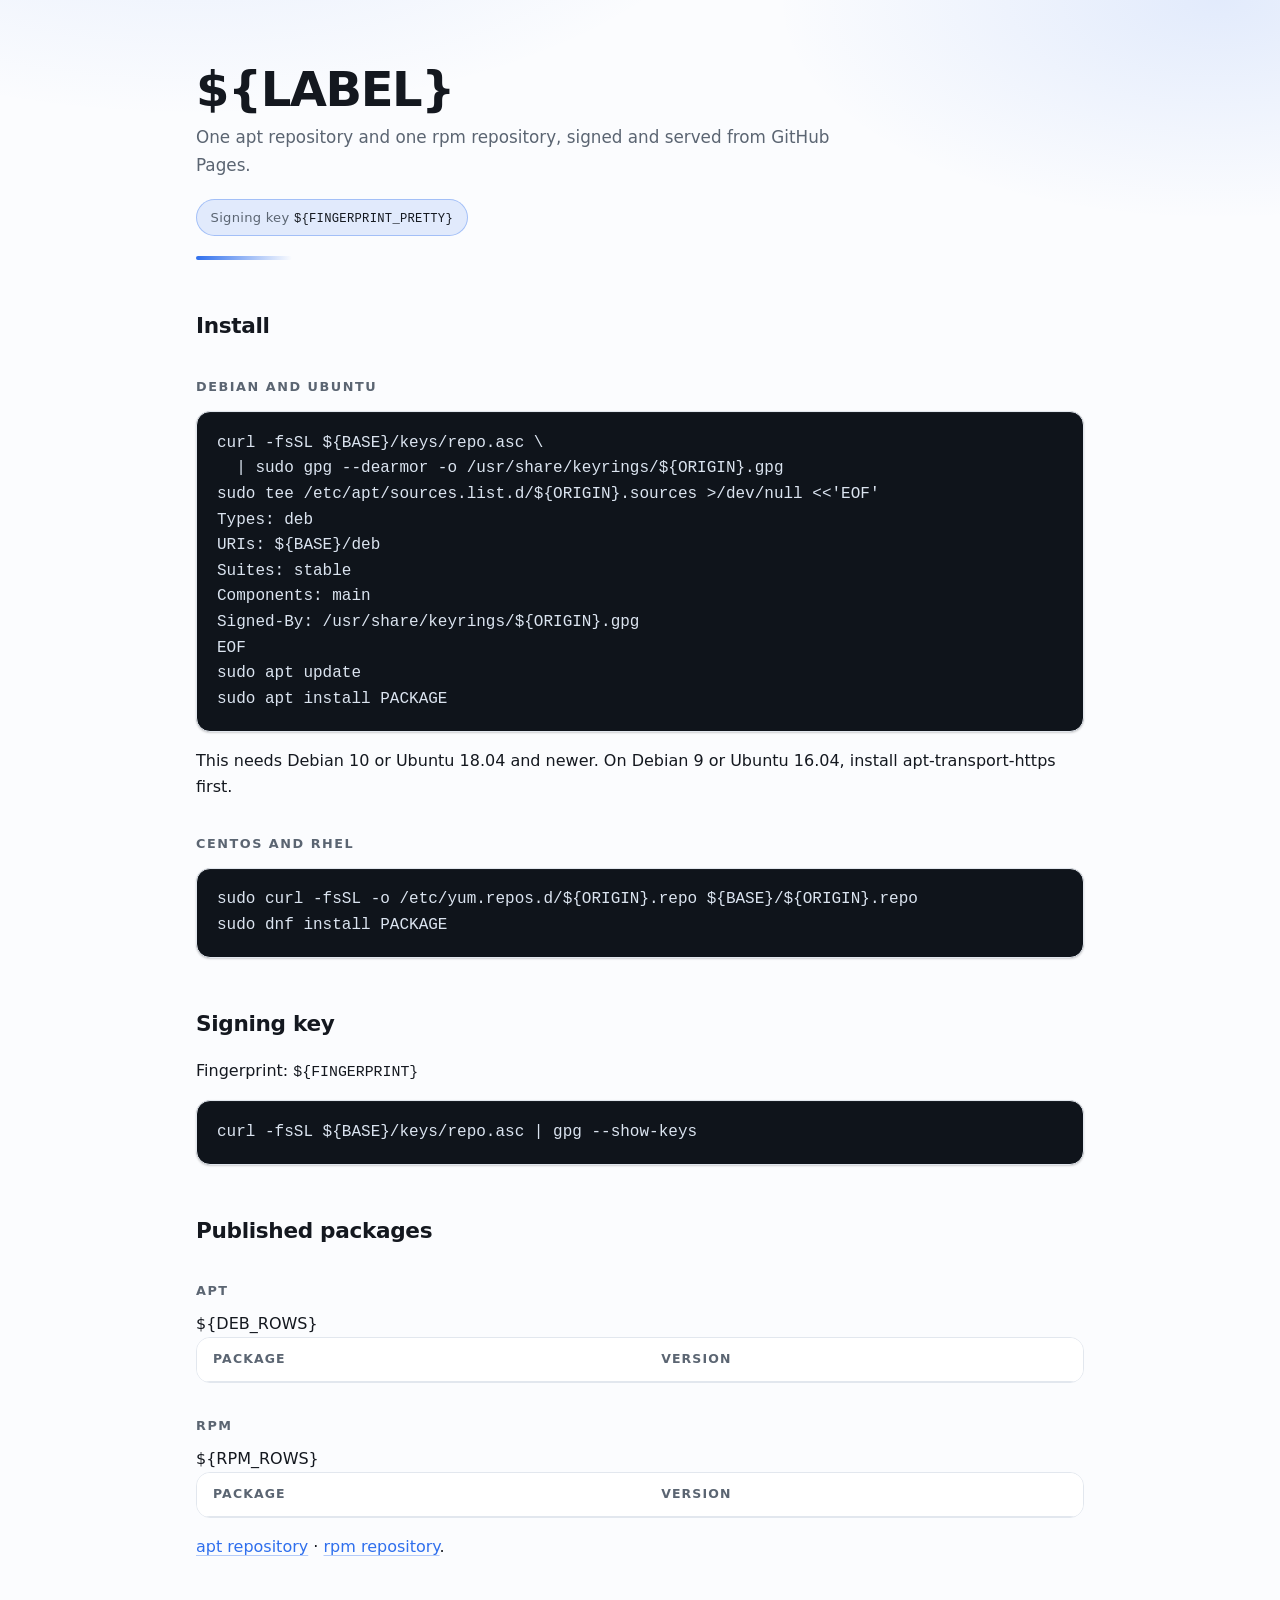
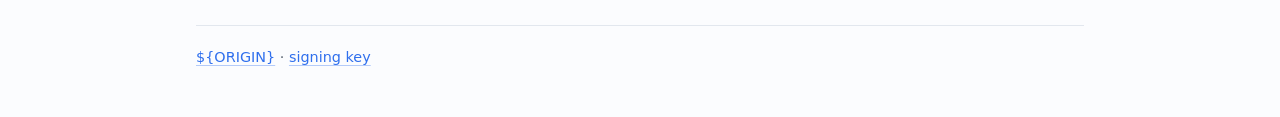
<file: templates/index.html>
<!doctype html>
<html lang="en">
<head>
<meta charset="utf-8">
<meta name="viewport" content="width=device-width, initial-scale=1">
<link rel="stylesheet" href="style.css?v=${CSS_VERSION}">
<title>${LABEL}</title>
</head>
<body>
<main>
<header class="hero">
<h1>${LABEL}</h1>
<p class="tagline">One apt repository and one rpm repository, signed and served from GitHub Pages.</p>
<p class="key-pill">Signing key <code>${FINGERPRINT_PRETTY}</code></p>
</header>

<h2>Install</h2>

<h3>Debian and Ubuntu</h3>
<pre>
curl -fsSL ${BASE}/keys/repo.asc \
  | sudo gpg --dearmor -o /usr/share/keyrings/${ORIGIN}.gpg
sudo tee /etc/apt/sources.list.d/${ORIGIN}.sources &gt;/dev/null &lt;&lt;'EOF'
Types: deb
URIs: ${BASE}/deb
Suites: stable
Components: main
Signed-By: /usr/share/keyrings/${ORIGIN}.gpg
EOF
sudo apt update
sudo apt install PACKAGE
</pre>
<p>This needs Debian 10 or Ubuntu 18.04 and newer. On Debian 9 or Ubuntu 16.04, install apt-transport-https first.</p>

<h3>CentOS and RHEL</h3>
<pre>
sudo curl -fsSL -o /etc/yum.repos.d/${ORIGIN}.repo ${BASE}/${ORIGIN}.repo
sudo dnf install PACKAGE
</pre>

<h2>Signing key</h2>
<p>Fingerprint: <code>${FINGERPRINT}</code></p>
<pre>
curl -fsSL ${BASE}/keys/repo.asc | gpg --show-keys
</pre>

<h2>Published packages</h2>

<h3>apt</h3>
<table>
<thead><tr><th>Package</th><th>Version</th></tr></thead>
<tbody>
${DEB_ROWS}</tbody>
</table>

<h3>rpm</h3>
<table>
<thead><tr><th>Package</th><th>Version</th></tr></thead>
<tbody>
${RPM_ROWS}</tbody>
</table>

<p><a href="deb/">apt repository</a> · <a href="rpm/el10/">rpm repository</a>.</p>
<footer><a href="${BASE}">${ORIGIN}</a> · <a href="${BASE}/keys/repo.asc">signing key</a></footer>
</main>
</body>
</html>
</file>
<file: templates/style.css>
:root {
	color-scheme: light dark;
	--background: #fbfcfe;
	--surface: #ffffff;
	--surface-raised: #ffffff;
	--content: #14181f;
	--muted: #5b6572;
	--border: #e2e7ee;
	--code-background: #0f141b;
	--code-content: #dbe4f0;
	--accent: #2f6fed;
	--accent-soft: rgba(47, 111, 237, 0.12);
	--shine: rgba(47, 111, 237, 0.22);
	--radius: 14px;
}

@media (prefers-color-scheme: dark) {
	:root {
		--background: #070a0f;
		--surface: rgba(22, 27, 34, 0.72);
		--surface-raised: #11161d;
		--content: #e8edf5;
		--muted: #9aa4b2;
		--border: #232b36;
		--code-background: #0b1017;
		--code-content: #d7e0ee;
		--accent: #7aa2ff;
		--accent-soft: rgba(122, 162, 255, 0.14);
		--shine: rgba(122, 162, 255, 0.3);
	}
}

* {
	box-sizing: border-box;
}

html {
	min-height: 100%;
	background:
		radial-gradient(60rem 30rem at 15% -10%, var(--accent-soft), transparent 60%),
		radial-gradient(50rem 25rem at 95% 0%, var(--accent-soft), transparent 55%),
		var(--background);
}

body {
	margin: 0 auto;
	max-width: 58rem;
	padding: 4rem 1.25rem 3rem;
	background: transparent;
	color: var(--content);
	font-family: system-ui, "Segoe UI", Roboto, sans-serif;
	font-size: 16px;
	line-height: 1.65;
}

.hero {
	margin-bottom: 2.5rem;
}

.hero::after {
	background: linear-gradient(90deg, var(--accent), transparent);
	border-radius: 2px;
	content: "";
	display: block;
	height: 4px;
	margin-top: 1.25rem;
	width: 6rem;
}

h1 {
	font-size: clamp(2rem, 5vw, 3rem);
	letter-spacing: -0.03em;
	line-height: 1.05;
	margin: 0 0 0.6rem;
	color: var(--content);
}

.tagline {
	color: var(--muted);
	font-size: 1.05rem;
	margin: 0;
	max-width: 40rem;
}

.key-pill {
	display: inline-block;
	margin: 1.25rem 0 0;
	padding: 0.4rem 0.85rem;
	background: var(--accent-soft);
	border: 1px solid color-mix(in srgb, var(--accent) 35%, transparent);
	border-radius: 999px;
	color: var(--muted);
	font-size: 0.82rem;
	letter-spacing: 0.02em;
}

.key-pill code {
	color: var(--content);
	word-spacing: 0.15em;
}

h2 {
	font-size: 1.35rem;
	letter-spacing: -0.015em;
	margin: 3rem 0 0.9rem;
}

h3 {
	color: var(--muted);
	font-size: 0.8rem;
	font-weight: 650;
	letter-spacing: 0.12em;
	margin: 2rem 0 0.6rem;
	text-transform: uppercase;
}

a {
	color: var(--accent);
	text-decoration-color: color-mix(in srgb, var(--accent) 35%, transparent);
	text-underline-offset: 0.2em;
	transition: text-decoration-color 120ms ease;
}

a:hover {
	text-decoration-color: var(--accent);
}

pre {
	background: var(--code-background);
	border: 1px solid var(--border);
	border-radius: var(--radius);
	box-shadow:
		0 1px 2px rgba(0, 0, 0, 0.18),
		inset 0 1px 0 rgba(255, 255, 255, 0.04);
	color: var(--code-content);
	line-height: 1.6;
	margin: 0.9rem 0;
	overflow-wrap: anywhere;
	padding: 1.15rem 1.25rem;
	white-space: pre-wrap;
}

code {
	font-family: ui-monospace, SFMono-Regular, Menlo, Consolas, monospace;
	font-size: 0.93em;
}

table {
	background: var(--surface);
	border: 1px solid var(--border);
	border-radius: var(--radius);
	border-collapse: separate;
	border-spacing: 0;
	box-shadow: 0 10px 30px -24px var(--shine);
	overflow: hidden;
	width: 100%;
}

th,
td {
	border-bottom: 1px solid var(--border);
	padding: 0.7rem 1rem;
	text-align: left;
}

th {
	background: var(--surface-raised);
	color: var(--muted);
	font-size: 0.78rem;
	font-weight: 650;
	letter-spacing: 0.09em;
	text-transform: uppercase;
}

tbody tr {
	transition: background 120ms ease;
}

tbody tr:hover {
	background: var(--accent-soft);
}

tbody tr:last-child td {
	border-bottom: 0;
}

footer {
	border-top: 1px solid var(--border);
	color: var(--muted);
	font-size: 0.9rem;
	margin-top: 4rem;
	padding-top: 1.25rem;
}

::selection {
	background: var(--accent-soft);
}
</file>
